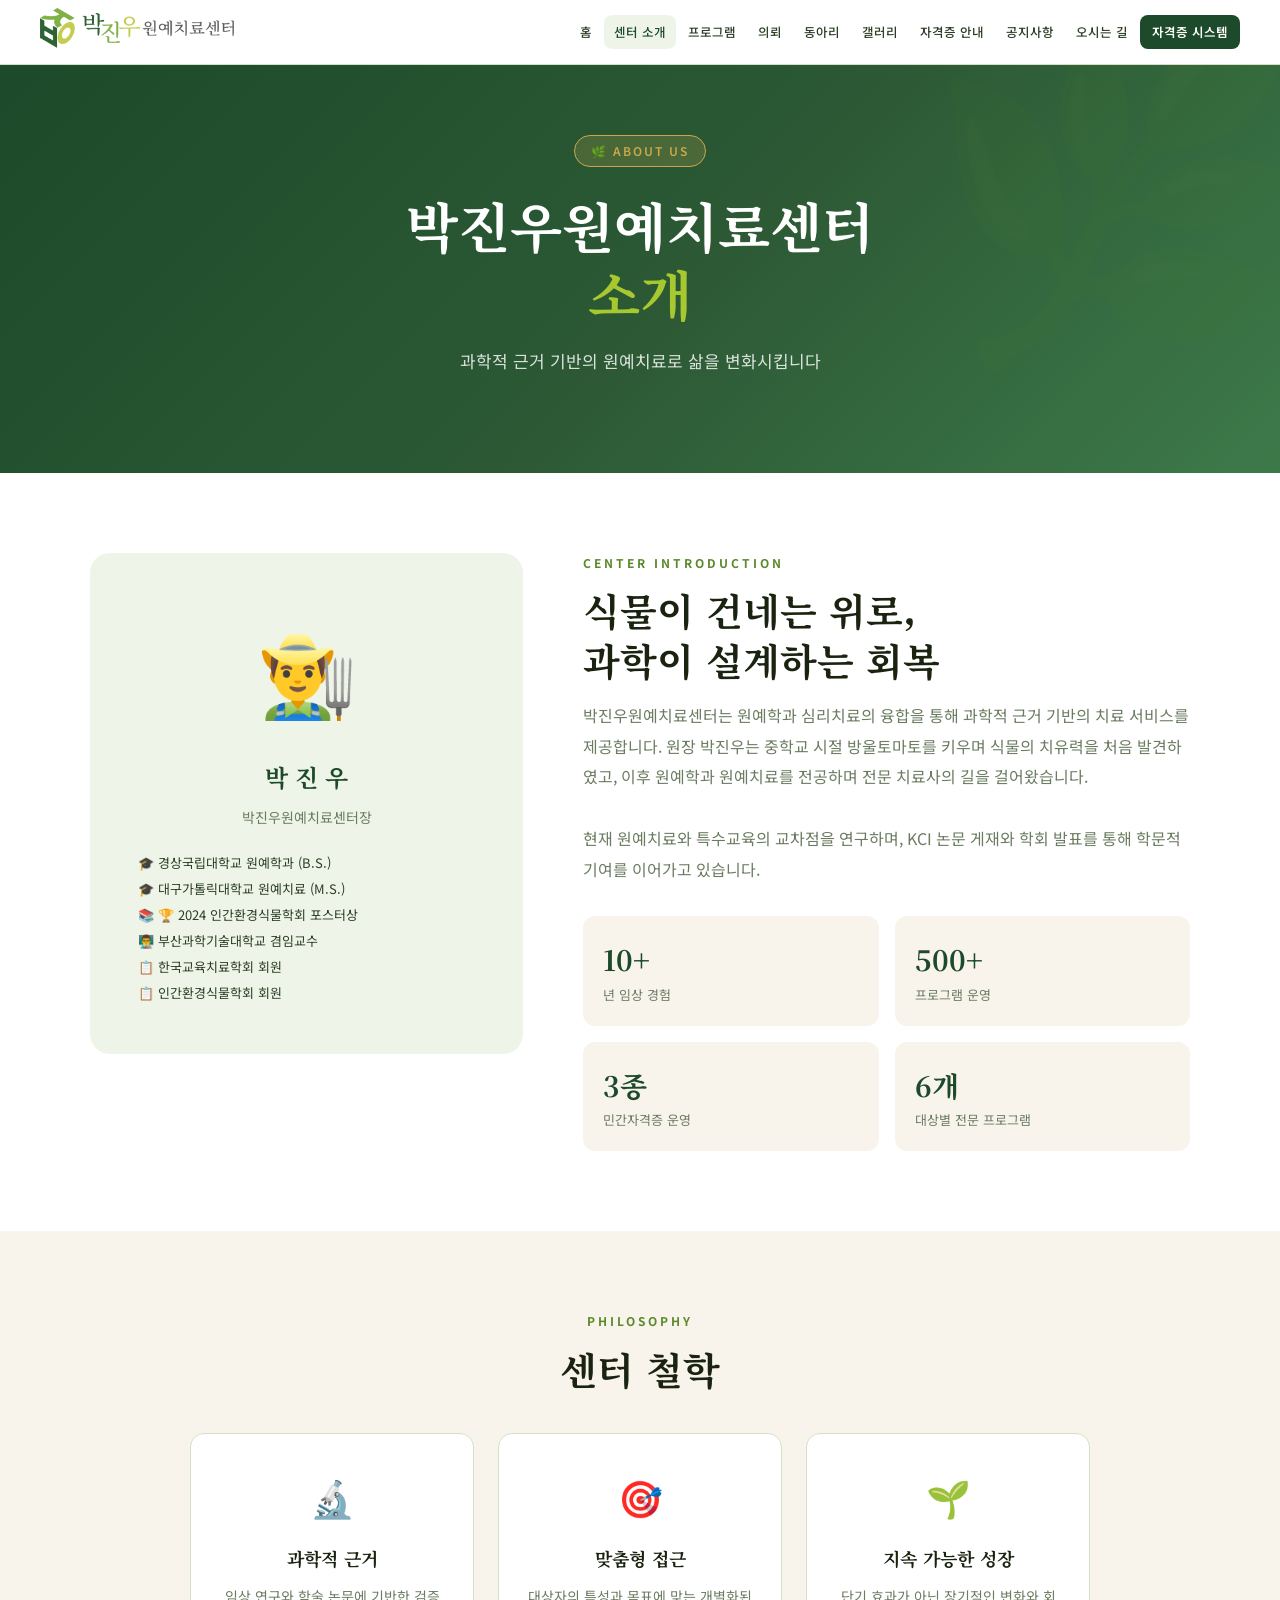
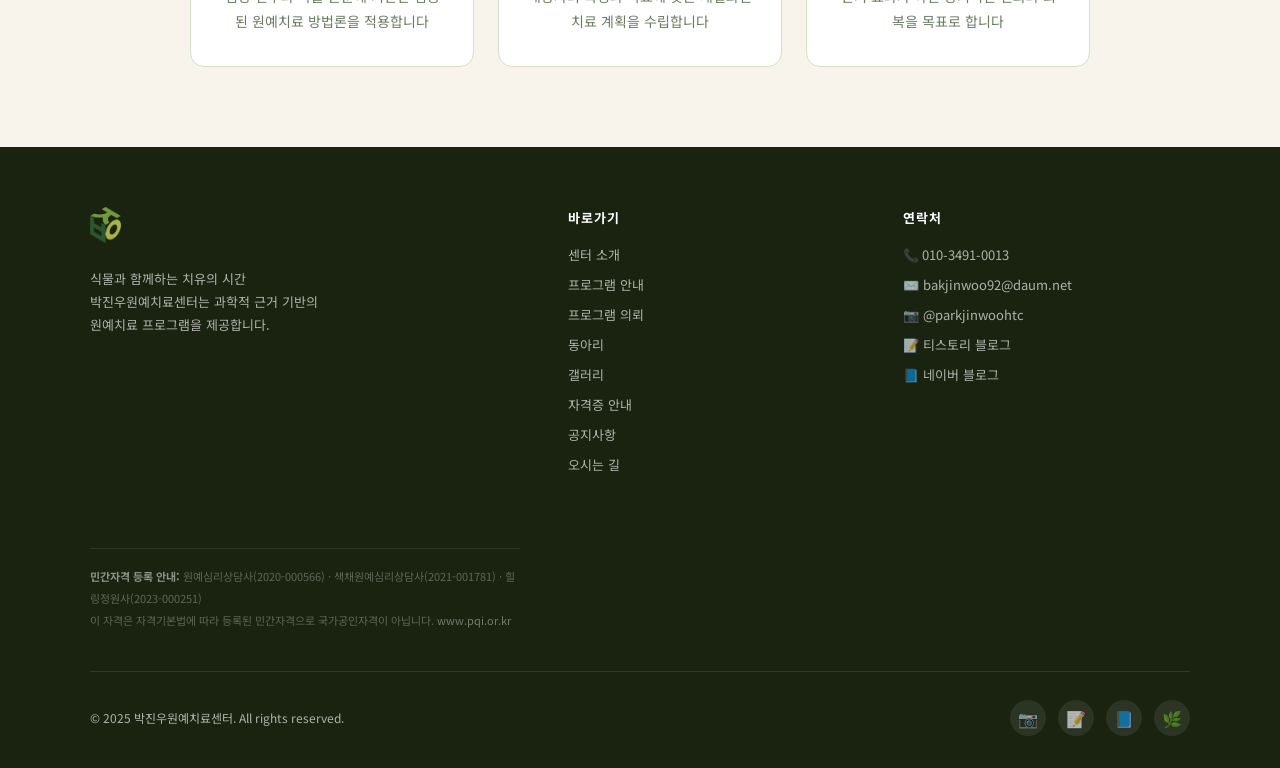
<file: about.html>
<!DOCTYPE html>
<html lang="ko">
<head>
  <meta charset="UTF-8">
  <meta name="viewport" content="width=device-width, initial-scale=1.0">
  <title>센터 소개 | 박진우원예치료센터</title>
  <link rel="stylesheet" href="common.css">
</head>
<body>
<header class="site-header">
  <div class="header-inner">
    <a href="index.html" class="header-logo">
      <img src="[data-uri]" alt="박진우원예치료센터">
    </a>
    <nav class="site-nav" id="site-nav">
      <a href="index.html">홈</a>
      <a href="about.html" class="active">센터 소개</a>
      <a href="program.html">프로그램</a>
      <a href="request.html">의뢰</a>
      <a href="club.html">동아리</a>
      <a href="gallery.html">갤러리</a>
      <a href="cert.html">자격증 안내</a>
      <a href="notice.html">공지사항</a>
      <a href="location.html">오시는 길</a>
      <a href="https://bakjinwoo920522-beep.github.io/bjw-cert/apply.html" target="_blank" class="nav-cta">자격증 시스템</a>
    </nav>
    <button class="nav-toggle" id="nav-toggle" aria-label="메뉴">
      <span></span><span></span><span></span>
    </button>
  </div>
</header>

<section class="hero" style="padding:70px 32px 60px">
  <div class="hero-badge">🌿 ABOUT US</div>
  <h1>박진우원예치료센터<br><em>소개</em></h1>
  <p>과학적 근거 기반의 원예치료로 삶을 변화시킵니다</p>
</section>

<section class="section">
  <div class="section-inner" style="display:grid;grid-template-columns:1fr 1.4fr;gap:60px;align-items:start">
    <div style="background:var(--light);border-radius:20px;padding:48px;text-align:center;position:sticky;top:100px">
      <div style="font-size:80px;margin-bottom:20px">👨‍🌾</div>
      <h2 style="font-family:var(--serif);font-size:24px;color:var(--dkgrn);margin-bottom:8px">박 진 우</h2>
      <p style="color:var(--muted);font-size:14px;margin-bottom:20px">박진우원예치료센터장</p>
      <div style="text-align:left">
        <div style="font-size:13px;color:var(--text);line-height:2">
          🎓 경상국립대학교 원예학과 (B.S.)<br>
          🎓 대구가톨릭대학교 원예치료 (M.S.)<br>
          📚 
          🏆 2024 인간환경식물학회 포스터상<br>
          👨‍🏫 부산과학기술대학교 겸임교수<br>
          📋 한국교육치료학회 회원<br>
          📋 인간환경식물학회 회원
        </div>
      </div>
    </div>
    <div>
      <div class="section-label">Center Introduction</div>
      <h2 class="section-title">식물이 건네는 위로,<br>과학이 설계하는 회복</h2>
      <p style="color:var(--muted);line-height:1.9;margin-bottom:32px">
        박진우원예치료센터는 원예학과 심리치료의 융합을 통해 과학적 근거 기반의 치료 서비스를 제공합니다.
        원장 박진우는 중학교 시절 방울토마토를 키우며 식물의 치유력을 처음 발견하였고,
        이후 원예학과 원예치료를 전공하며 전문 치료사의 길을 걸어왔습니다.
      </p>
      <p style="color:var(--muted);line-height:1.9;margin-bottom:32px">
        현재 원예치료와 특수교육의 교차점을 연구하며,
        KCI 논문 게재와 학회 발표를 통해 학문적 기여를 이어가고 있습니다.
      </p>
      <div style="display:grid;grid-template-columns:1fr 1fr;gap:16px;margin-top:32px">
        <div style="background:var(--cream);border-radius:12px;padding:20px">
          <div style="font-size:28px;font-weight:700;color:var(--dkgrn);font-family:var(--serif)">10+</div>
          <div style="font-size:13px;color:var(--muted)">년 임상 경험</div>
        </div>
        <div style="background:var(--cream);border-radius:12px;padding:20px">
          <div style="font-size:28px;font-weight:700;color:var(--dkgrn);font-family:var(--serif)">500+</div>
          <div style="font-size:13px;color:var(--muted)">프로그램 운영</div>
        </div>
        <div style="background:var(--cream);border-radius:12px;padding:20px">
          <div style="font-size:28px;font-weight:700;color:var(--dkgrn);font-family:var(--serif)">3종</div>
          <div style="font-size:13px;color:var(--muted)">민간자격증 운영</div>
        </div>
        <div style="background:var(--cream);border-radius:12px;padding:20px">
          <div style="font-size:28px;font-weight:700;color:var(--dkgrn);font-family:var(--serif)">6개</div>
          <div style="font-size:13px;color:var(--muted)">대상별 전문 프로그램</div>
        </div>
      </div>
    </div>
  </div>
</section>

<section class="section bg-cream">
  <div class="section-inner text-center">
    <div class="section-label">Philosophy</div>
    <h2 class="section-title">센터 철학</h2>
    <div class="card-grid" style="max-width:900px;margin:40px auto 0;grid-template-columns:repeat(3,1fr)">
      <div class="card text-center"><div class="card-icon">🔬</div><h3>과학적 근거</h3><p>임상 연구와 학술 논문에 기반한 검증된 원예치료 방법론을 적용합니다</p></div>
      <div class="card text-center"><div class="card-icon">🎯</div><h3>맞춤형 접근</h3><p>대상자의 특성과 목표에 맞는 개별화된 치료 계획을 수립합니다</p></div>
      <div class="card text-center"><div class="card-icon">🌱</div><h3>지속 가능한 성장</h3><p>단기 효과가 아닌 장기적인 변화와 회복을 목표로 합니다</p></div>
    </div>
  </div>
</section>

<footer class="site-footer">
  <div class="footer-inner">
    <div>
      <div class="footer-logo">
        <img src="[data-uri]" alt="박진우원예치료센터">
      </div>
      <p class="footer-desc">
        식물과 함께하는 치유의 시간<br>
        박진우원예치료센터는 과학적 근거 기반의<br>
        원예치료 프로그램을 제공합니다.
      </p>
    </div>
    <div class="footer-col">
      <h4>바로가기</h4>
      <a href="about.html">센터 소개</a>
      <a href="program.html">프로그램 안내</a>
      <a href="request.html">프로그램 의뢰</a>
      <a href="club.html">동아리</a>
      <a href="gallery.html">갤러리</a>
      <a href="cert.html">자격증 안내</a>
      <a href="notice.html">공지사항</a>
      <a href="location.html">오시는 길</a>
    </div>
    <div class="footer-col">
      <h4>연락처</h4>
      <a href="tel:01034910013">📞 010-3491-0013</a>
      <a href="mailto:bakjinwoo92@daum.net">✉️ bakjinwoo92@daum.net</a>
      <a href="https://www.instagram.com/parkjinwoohtc" target="_blank">📷 @parkjinwoohtc</a>
      <a href="https://www.jinwoostory.com" target="_blank">📝 티스토리 블로그</a>
      <a href="https://blog.naver.com/myw111" target="_blank">📘 네이버 블로그</a>
    </div>
  <div style="border-top:1px solid rgba(255,255,255,0.08);padding-top:16px;margin-top:16px;font-size:11px;color:rgba(255,255,255,0.3);line-height:2">
      <strong style="color:rgba(255,255,255,0.5)">민간자격 등록 안내:</strong>
      원예심리상담사(2020-000566) · 색채원예심리상담사(2021-001781) · 힐링정원사(2023-000251)<br>
      이 자격은 자격기본법에 따라 등록된 민간자격으로 국가공인자격이 아닙니다.
      <a href="https://www.pqi.or.kr" target="_blank" style="color:rgba(255,255,255,0.4)">www.pqi.or.kr</a>
    </div>
  </div>
  <div class="footer-bottom">
    <span>© 2025 박진우원예치료센터. All rights reserved.</span>
    <div class="footer-sns">
      <a href="https://www.instagram.com/parkjinwoohtc" target="_blank" title="인스타그램">📷</a>
      <a href="https://www.jinwoostory.com" target="_blank" title="티스토리">📝</a>
      <a href="https://blog.naver.com/myw111" target="_blank" title="네이버블로그">📘</a>
      <a href="https://bakjinwoo920522-beep.github.io/bjw-cert/apply.html" target="_blank" title="자격증시스템">🌿</a>
    </div>
  </div>
</footer>

<script>
  const toggle = document.getElementById('nav-toggle');
  const nav    = document.getElementById('site-nav');
  if (toggle) toggle.addEventListener('click', () => nav.classList.toggle('open'));
  // 현재 페이지 active
  const links = document.querySelectorAll('.site-nav a:not(.nav-cta)');
  links.forEach(a => { if (a.href === location.href) a.classList.add('active'); });
</script>

</body>

</body>
</html>
</file>
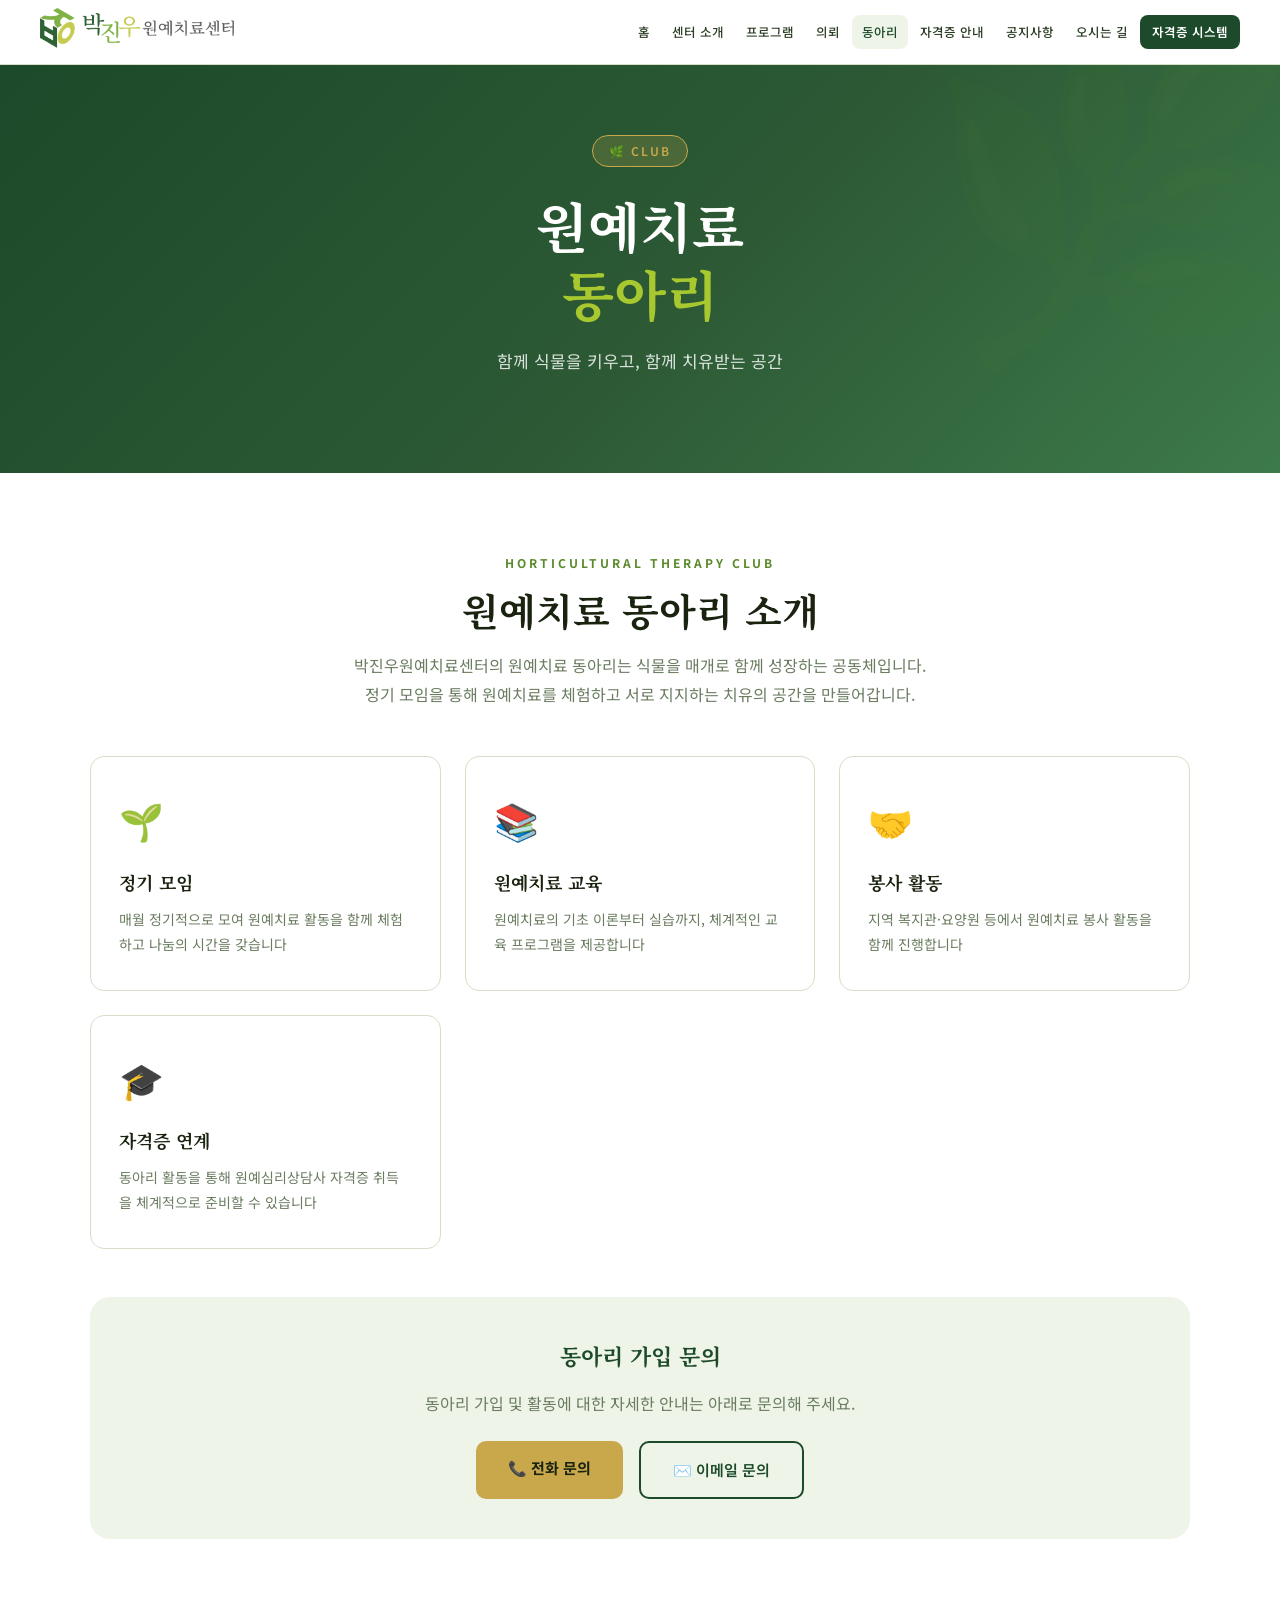
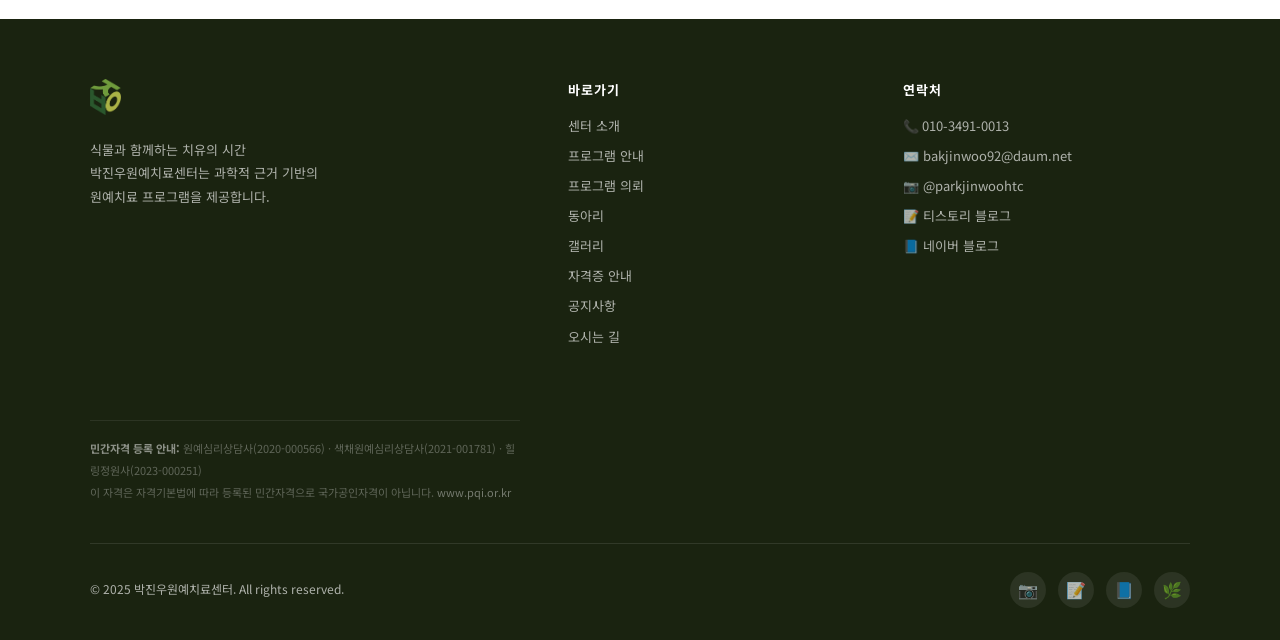
<file: club.html>
<!DOCTYPE html>
<html lang="ko">
<head>
  <meta charset="UTF-8">
  <meta name="viewport" content="width=device-width, initial-scale=1.0">
  <title>동아리 | 박진우원예치료센터</title>
  <link rel="stylesheet" href="common.css">
</head>
<body>
<header class="site-header">
  <div class="header-inner">
    <a href="index.html" class="header-logo">
      <img src="[data-uri]" alt="박진우원예치료센터">
    </a>
    <nav class="site-nav" id="site-nav">
      <a href="index.html">홈</a>
      <a href="about.html">센터 소개</a>
      <a href="program.html">프로그램</a>
      <a href="request.html">의뢰</a>
      <a href="club.html" class="active">동아리</a>
      <a href="cert.html">자격증 안내</a>
      <a href="notice.html">공지사항</a>
      <a href="location.html">오시는 길</a>
      <a href="https://bakjinwoo920522-beep.github.io/bjw-cert/apply.html" target="_blank" class="nav-cta">자격증 시스템</a>
    </nav>
    <button class="nav-toggle" id="nav-toggle" aria-label="메뉴">
      <span></span><span></span><span></span>
    </button>
  </div>
</header>

<section class="hero" style="padding:70px 32px 60px">
  <div class="hero-badge">🌿 CLUB</div>
  <h1>원예치료<br><em>동아리</em></h1>
  <p>함께 식물을 키우고, 함께 치유받는 공간</p>
</section>

<section class="section">
  <div class="section-inner">
    <div class="section-header text-center">
      <div class="section-label">Horticultural Therapy Club</div>
      <h2 class="section-title">원예치료 동아리 소개</h2>
      <p class="section-desc" style="margin:0 auto">
        박진우원예치료센터의 원예치료 동아리는 식물을 매개로 함께 성장하는 공동체입니다.<br>
        정기 모임을 통해 원예치료를 체험하고 서로 지지하는 치유의 공간을 만들어갑니다.
      </p>
    </div>
    <div class="card-grid">
      <div class="card"><div class="card-icon">🌱</div><h3>정기 모임</h3><p>매월 정기적으로 모여 원예치료 활동을 함께 체험하고 나눔의 시간을 갖습니다</p></div>
      <div class="card"><div class="card-icon">📚</div><h3>원예치료 교육</h3><p>원예치료의 기초 이론부터 실습까지, 체계적인 교육 프로그램을 제공합니다</p></div>
      <div class="card"><div class="card-icon">🤝</div><h3>봉사 활동</h3><p>지역 복지관·요양원 등에서 원예치료 봉사 활동을 함께 진행합니다</p></div>
      <div class="card"><div class="card-icon">🎓</div><h3>자격증 연계</h3><p>동아리 활동을 통해 원예심리상담사 자격증 취득을 체계적으로 준비할 수 있습니다</p></div>
    </div>

    <div style="background:var(--light);border-radius:20px;padding:40px;margin-top:48px;text-align:center">
      <h3 style="font-family:var(--serif);font-size:22px;color:var(--dkgrn);margin-bottom:16px">동아리 가입 문의</h3>
      <p style="color:var(--muted);margin-bottom:24px">동아리 가입 및 활동에 대한 자세한 안내는 아래로 문의해 주세요.</p>
      <div style="display:flex;gap:16px;justify-content:center;flex-wrap:wrap">
        <a href="tel:01034910013" class="btn-primary">📞 전화 문의</a>
        <a href="mailto:bakjinwoo92@daum.net" class="btn-outline" style="color:var(--dkgrn);border-color:var(--dkgrn)">✉️ 이메일 문의</a>
      </div>
    </div>
  </div>
</section>

<footer class="site-footer">
  <div class="footer-inner">
    <div>
      <div class="footer-logo">
        <img src="[data-uri]" alt="박진우원예치료센터">
      </div>
      <p class="footer-desc">
        식물과 함께하는 치유의 시간<br>
        박진우원예치료센터는 과학적 근거 기반의<br>
        원예치료 프로그램을 제공합니다.
      </p>
    </div>
    <div class="footer-col">
      <h4>바로가기</h4>
      <a href="about.html">센터 소개</a>
      <a href="program.html">프로그램 안내</a>
      <a href="request.html">프로그램 의뢰</a>
      <a href="club.html">동아리</a>
      <a href="gallery.html">갤러리</a>
      <a href="cert.html">자격증 안내</a>
      <a href="notice.html">공지사항</a>
      <a href="location.html">오시는 길</a>
    </div>
    <div class="footer-col">
      <h4>연락처</h4>
      <a href="tel:01034910013">📞 010-3491-0013</a>
      <a href="mailto:bakjinwoo92@daum.net">✉️ bakjinwoo92@daum.net</a>
      <a href="https://www.instagram.com/parkjinwoohtc" target="_blank">📷 @parkjinwoohtc</a>
      <a href="https://www.jinwoostory.com" target="_blank">📝 티스토리 블로그</a>
      <a href="https://blog.naver.com/myw111" target="_blank">📘 네이버 블로그</a>
    </div>
  <div style="border-top:1px solid rgba(255,255,255,0.08);padding-top:16px;margin-top:16px;font-size:11px;color:rgba(255,255,255,0.3);line-height:2">
      <strong style="color:rgba(255,255,255,0.5)">민간자격 등록 안내:</strong>
      원예심리상담사(2020-000566) · 색채원예심리상담사(2021-001781) · 힐링정원사(2023-000251)<br>
      이 자격은 자격기본법에 따라 등록된 민간자격으로 국가공인자격이 아닙니다.
      <a href="https://www.pqi.or.kr" target="_blank" style="color:rgba(255,255,255,0.4)">www.pqi.or.kr</a>
    </div>
  </div>
  <div class="footer-bottom">
    <span>© 2025 박진우원예치료센터. All rights reserved.</span>
    <div class="footer-sns">
      <a href="https://www.instagram.com/parkjinwoohtc" target="_blank" title="인스타그램">📷</a>
      <a href="https://www.jinwoostory.com" target="_blank" title="티스토리">📝</a>
      <a href="https://blog.naver.com/myw111" target="_blank" title="네이버블로그">📘</a>
      <a href="https://bakjinwoo920522-beep.github.io/bjw-cert/apply.html" target="_blank" title="자격증시스템">🌿</a>
    </div>
  </div>
</footer>

<script>
  const toggle = document.getElementById('nav-toggle');
  const nav    = document.getElementById('site-nav');
  if (toggle) toggle.addEventListener('click', () => nav.classList.toggle('open'));
  // 현재 페이지 active
  const links = document.querySelectorAll('.site-nav a:not(.nav-cta)');
  links.forEach(a => { if (a.href === location.href) a.classList.add('active'); });
</script>

</body>

</body>
</html>
</file>
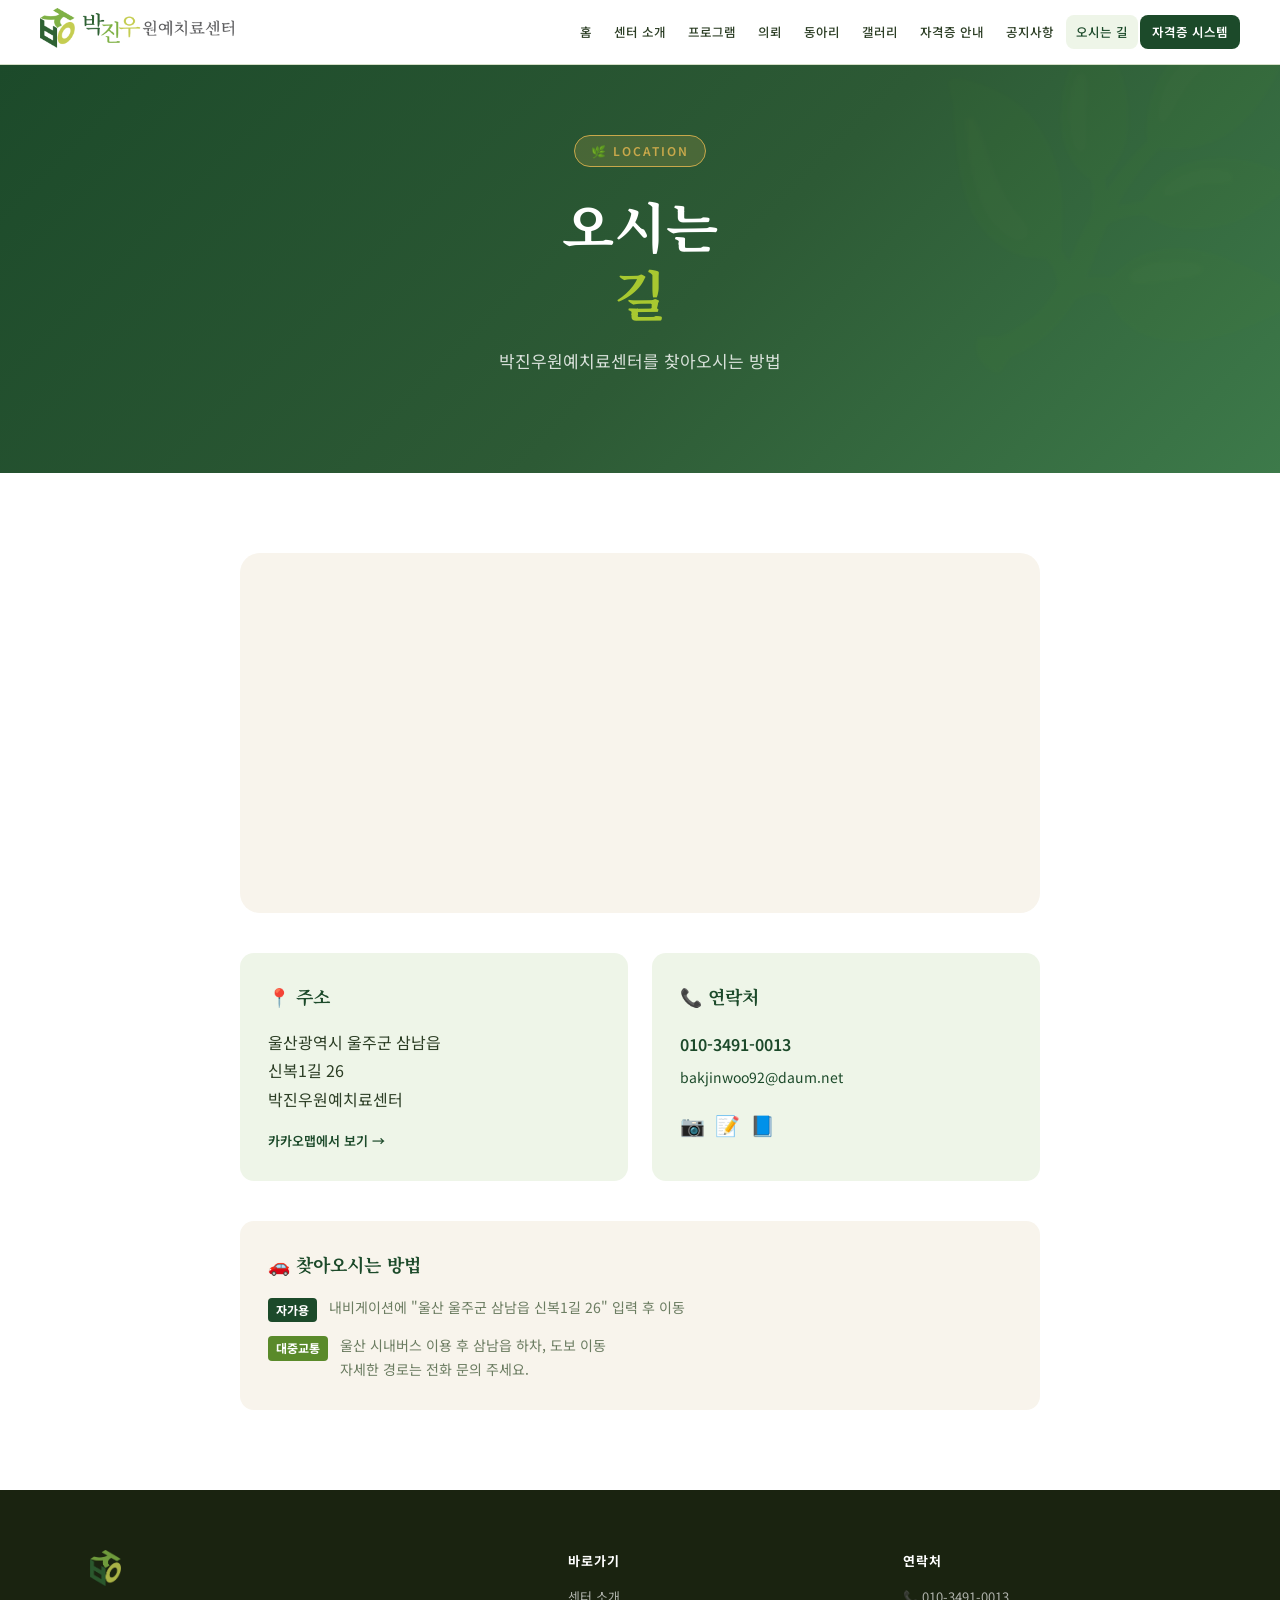
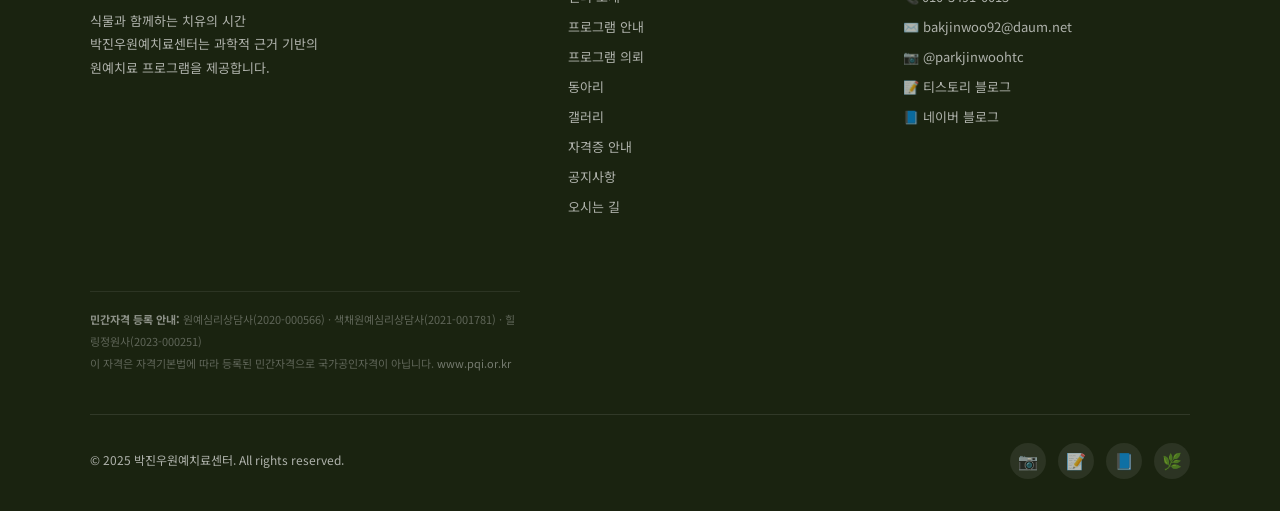
<file: location.html>
<!DOCTYPE html>
<html lang="ko">
<head>
  <meta charset="UTF-8">
  <meta name="viewport" content="width=device-width, initial-scale=1.0">
  <title>오시는 길 | 박진우원예치료센터</title>
  <link rel="stylesheet" href="common.css">
</head>
<body>
<header class="site-header">
  <div class="header-inner">
    <a href="index.html" class="header-logo">
      <img src="[data-uri]" alt="박진우원예치료센터">
    </a>
    <nav class="site-nav" id="site-nav">
      <a href="index.html">홈</a>
      <a href="about.html">센터 소개</a>
      <a href="program.html">프로그램</a>
      <a href="request.html">의뢰</a>
      <a href="club.html">동아리</a>
      <a href="gallery.html">갤러리</a>
      <a href="cert.html">자격증 안내</a>
      <a href="notice.html">공지사항</a>
      <a href="location.html" class="active">오시는 길</a>
      <a href="https://bakjinwoo920522-beep.github.io/bjw-cert/apply.html" target="_blank" class="nav-cta">자격증 시스템</a>
    </nav>
    <button class="nav-toggle" id="nav-toggle" aria-label="메뉴">
      <span></span><span></span><span></span>
    </button>
  </div>
</header>

<section class="hero" style="padding:70px 32px 60px">
  <div class="hero-badge">🌿 LOCATION</div>
  <h1>오시는<br><em>길</em></h1>
  <p>박진우원예치료센터를 찾아오시는 방법</p>
</section>

<section class="section">
  <div class="section-inner" style="max-width:800px;margin:0 auto">

    <!-- 지도 -->
    <div style="background:var(--cream);border-radius:20px;overflow:hidden;margin-bottom:40px;height:360px;display:flex;align-items:center;justify-content:center">
      <iframe
        src="https://map.kakao.com/?q=울산+울주군+삼남읍+신복1길+26&output=overlay&map_type=TYPE_MAP&zoom=4"
        width="100%" height="360" style="border:none;display:block"
        title="박진우원예치료센터 위치">
      </iframe>
    </div>

    <div style="display:grid;grid-template-columns:1fr 1fr;gap:24px;margin-bottom:40px">
      <div style="background:var(--light);border-radius:14px;padding:28px">
        <h3 style="font-family:var(--serif);font-size:18px;color:var(--dkgrn);margin-bottom:16px">📍 주소</h3>
        <p style="color:var(--text);line-height:1.8">
          울산광역시 울주군 삼남읍<br>신복1길 26<br>박진우원예치료센터
        </p>
        <a href="https://map.kakao.com/?q=울산+울주군+삼남읍+신복1길+26"
           target="_blank"
           style="display:inline-block;margin-top:16px;color:var(--dkgrn);font-size:13px;font-weight:600">
          카카오맵에서 보기 →
        </a>
      </div>
      <div style="background:var(--light);border-radius:14px;padding:28px">
        <h3 style="font-family:var(--serif);font-size:18px;color:var(--dkgrn);margin-bottom:16px">📞 연락처</h3>
        <p style="color:var(--text);line-height:2">
          <a href="tel:01034910013" style="color:var(--dkgrn);font-weight:600">010-3491-0013</a><br>
          <a href="mailto:bakjinwoo92@daum.net" style="color:var(--dkgrn);font-size:14px">bakjinwoo92@daum.net</a>
        </p>
        <div style="margin-top:16px;display:flex;gap:10px">
          <a href="https://www.instagram.com/parkjinwoohtc" target="_blank" style="font-size:20px">📷</a>
          <a href="https://www.jinwoostory.com" target="_blank" style="font-size:20px">📝</a>
          <a href="https://blog.naver.com/myw111" target="_blank" style="font-size:20px">📘</a>
        </div>
      </div>
    </div>

    <div style="background:var(--cream);border-radius:14px;padding:28px">
      <h3 style="font-family:var(--serif);font-size:18px;color:var(--dkgrn);margin-bottom:16px">🚗 찾아오시는 방법</h3>
      <div style="display:flex;flex-direction:column;gap:12px">
        <div style="display:flex;gap:12px;align-items:start">
          <span style="background:var(--dkgrn);color:#fff;font-size:12px;font-weight:700;padding:2px 8px;border-radius:4px;flex-shrink:0;margin-top:2px">자가용</span>
          <p style="color:var(--muted);font-size:14px;line-height:1.7">내비게이션에 "울산 울주군 삼남읍 신복1길 26" 입력 후 이동</p>
        </div>
        <div style="display:flex;gap:12px;align-items:start">
          <span style="background:var(--sage);color:#fff;font-size:12px;font-weight:700;padding:2px 8px;border-radius:4px;flex-shrink:0;margin-top:2px">대중교통</span>
          <p style="color:var(--muted);font-size:14px;line-height:1.7">울산 시내버스 이용 후 삼남읍 하차, 도보 이동<br>자세한 경로는 전화 문의 주세요.</p>
        </div>
      </div>
    </div>
  </div>
</section>

<footer class="site-footer">
  <div class="footer-inner">
    <div>
      <div class="footer-logo">
        <img src="[data-uri]" alt="박진우원예치료센터">
      </div>
      <p class="footer-desc">
        식물과 함께하는 치유의 시간<br>
        박진우원예치료센터는 과학적 근거 기반의<br>
        원예치료 프로그램을 제공합니다.
      </p>
    </div>
    <div class="footer-col">
      <h4>바로가기</h4>
      <a href="about.html">센터 소개</a>
      <a href="program.html">프로그램 안내</a>
      <a href="request.html">프로그램 의뢰</a>
      <a href="club.html">동아리</a>
      <a href="gallery.html">갤러리</a>
      <a href="cert.html">자격증 안내</a>
      <a href="notice.html">공지사항</a>
      <a href="location.html">오시는 길</a>
    </div>
    <div class="footer-col">
      <h4>연락처</h4>
      <a href="tel:01034910013">📞 010-3491-0013</a>
      <a href="mailto:bakjinwoo92@daum.net">✉️ bakjinwoo92@daum.net</a>
      <a href="https://www.instagram.com/parkjinwoohtc" target="_blank">📷 @parkjinwoohtc</a>
      <a href="https://www.jinwoostory.com" target="_blank">📝 티스토리 블로그</a>
      <a href="https://blog.naver.com/myw111" target="_blank">📘 네이버 블로그</a>
    </div>
  <div style="border-top:1px solid rgba(255,255,255,0.08);padding-top:16px;margin-top:16px;font-size:11px;color:rgba(255,255,255,0.3);line-height:2">
      <strong style="color:rgba(255,255,255,0.5)">민간자격 등록 안내:</strong>
      원예심리상담사(2020-000566) · 색채원예심리상담사(2021-001781) · 힐링정원사(2023-000251)<br>
      이 자격은 자격기본법에 따라 등록된 민간자격으로 국가공인자격이 아닙니다.
      <a href="https://www.pqi.or.kr" target="_blank" style="color:rgba(255,255,255,0.4)">www.pqi.or.kr</a>
    </div>
  </div>
  <div class="footer-bottom">
    <span>© 2025 박진우원예치료센터. All rights reserved.</span>
    <div class="footer-sns">
      <a href="https://www.instagram.com/parkjinwoohtc" target="_blank" title="인스타그램">📷</a>
      <a href="https://www.jinwoostory.com" target="_blank" title="티스토리">📝</a>
      <a href="https://blog.naver.com/myw111" target="_blank" title="네이버블로그">📘</a>
      <a href="https://bakjinwoo920522-beep.github.io/bjw-cert/apply.html" target="_blank" title="자격증시스템">🌿</a>
    </div>
  </div>
</footer>

<script>
  const toggle = document.getElementById('nav-toggle');
  const nav    = document.getElementById('site-nav');
  if (toggle) toggle.addEventListener('click', () => nav.classList.toggle('open'));
  // 현재 페이지 active
  const links = document.querySelectorAll('.site-nav a:not(.nav-cta)');
  links.forEach(a => { if (a.href === location.href) a.classList.add('active'); });
</script>

</body>

</body>
</html>
</file>
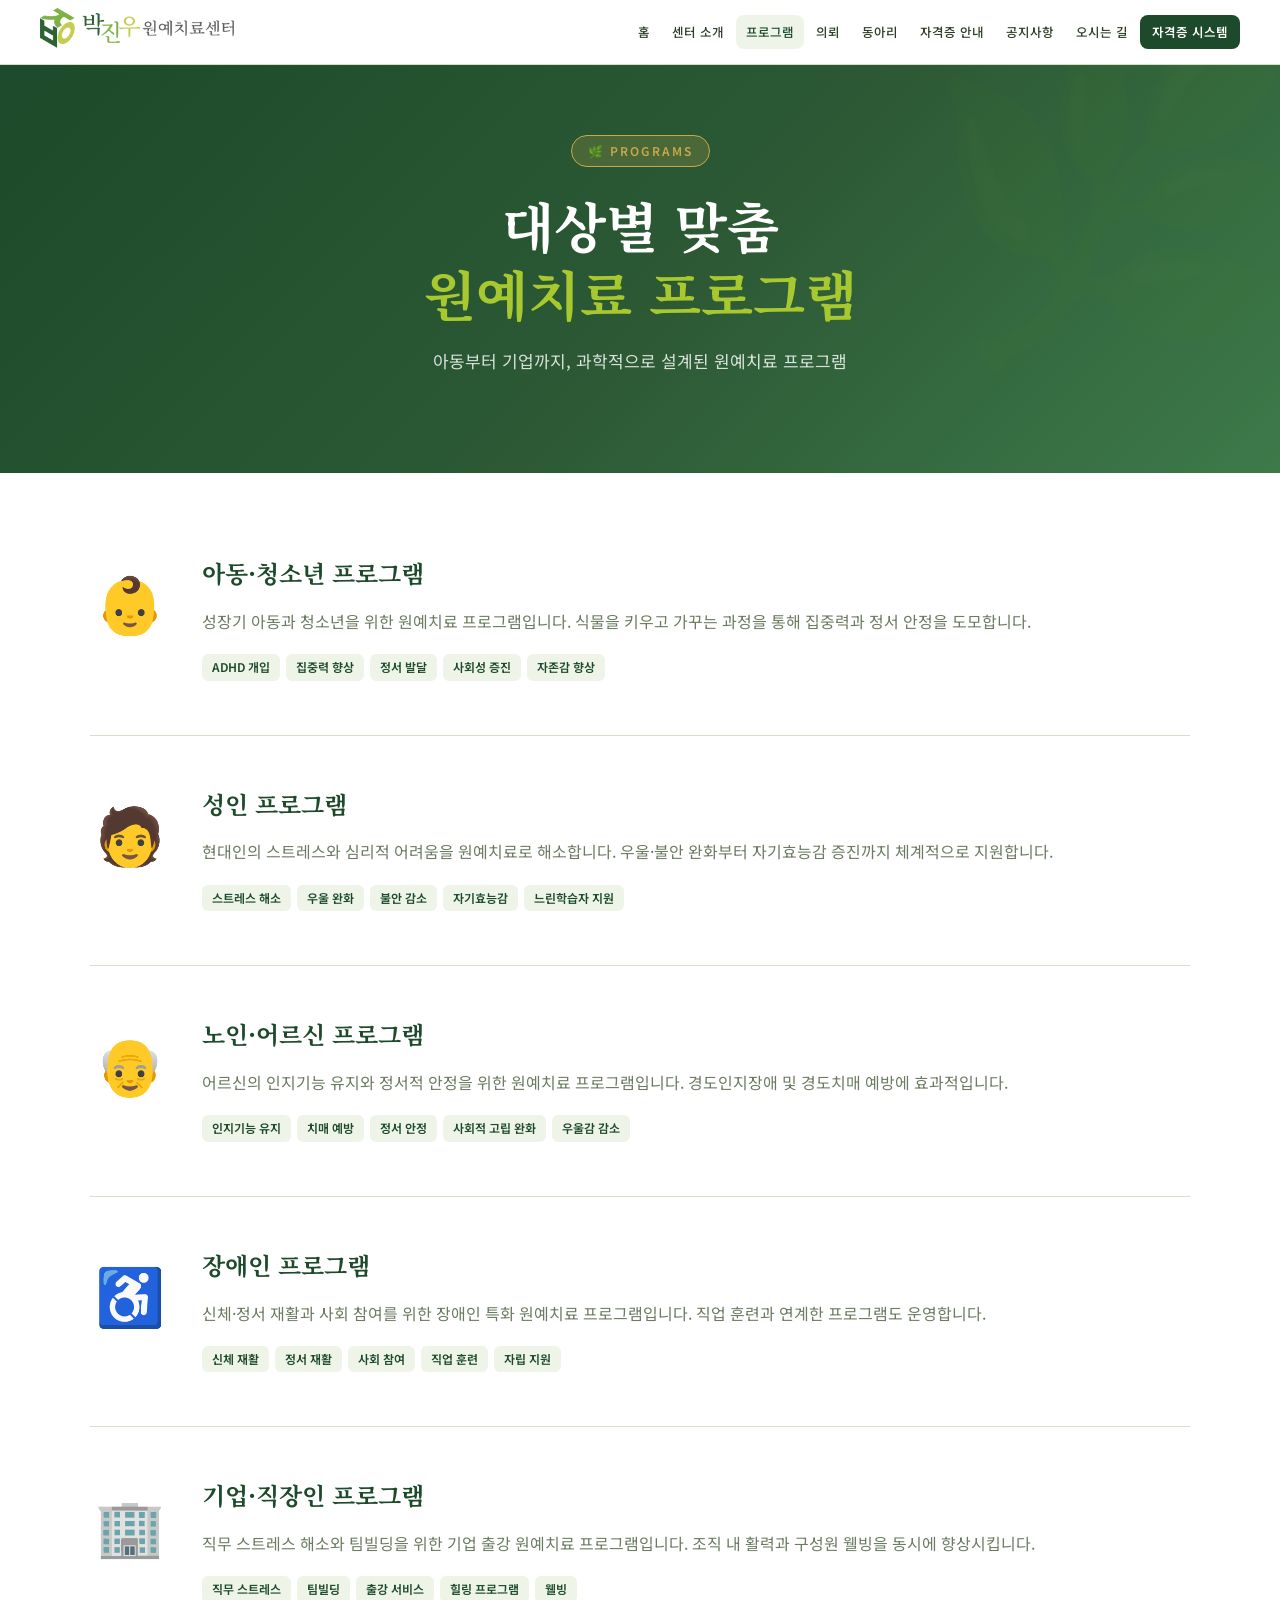
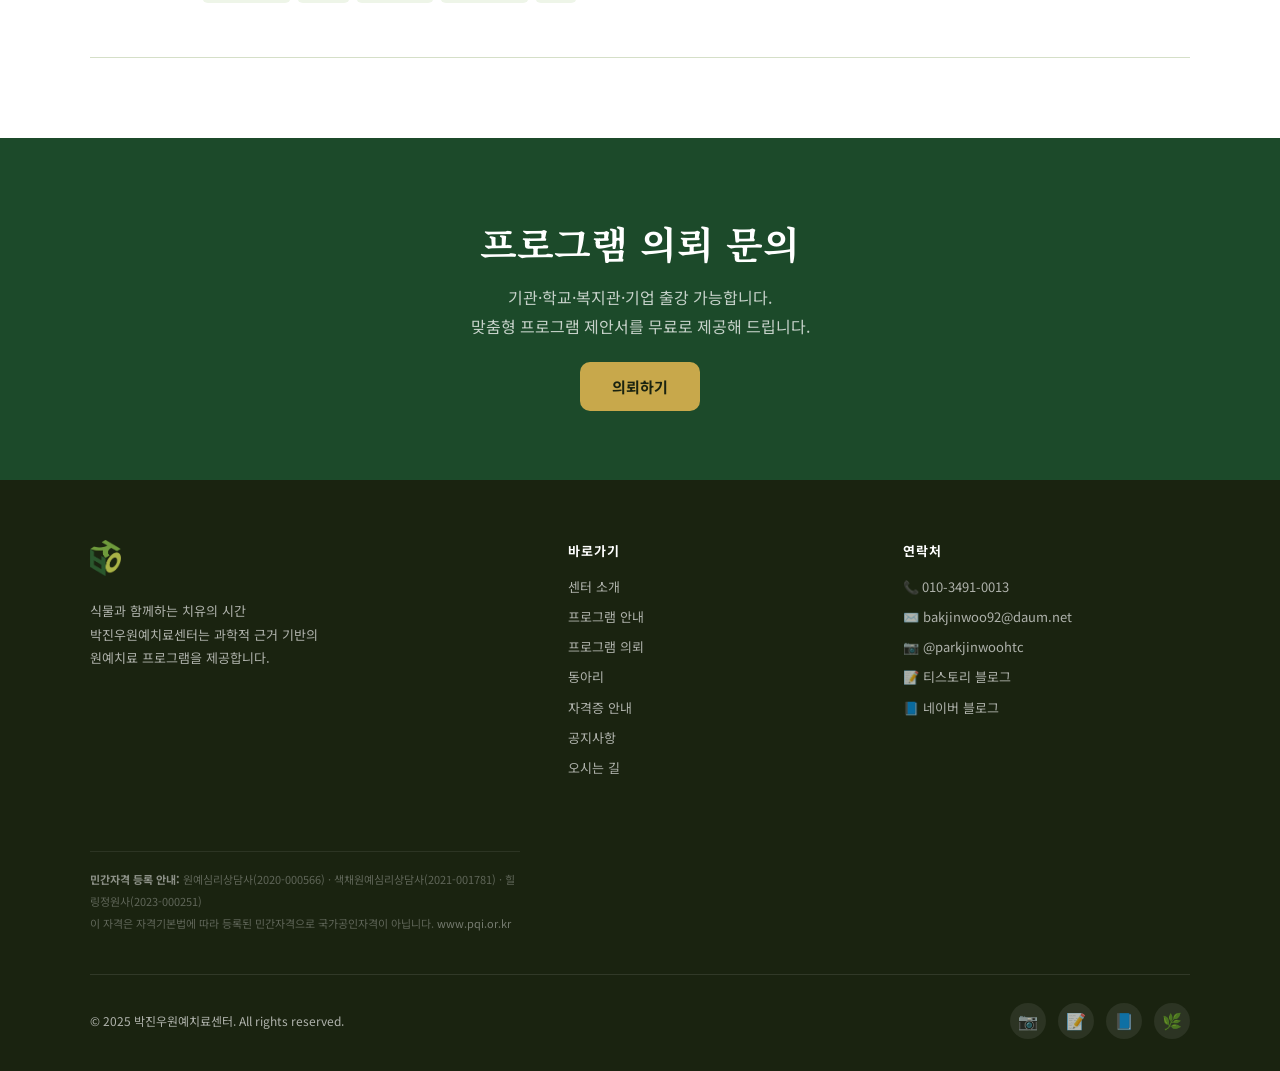
<file: program.html>
<!DOCTYPE html>
<html lang="ko">
<head>
  <meta charset="UTF-8">
  <meta name="viewport" content="width=device-width, initial-scale=1.0">
  <title>프로그램 안내 | 박진우원예치료센터</title>
  <link rel="stylesheet" href="common.css">
</head>
<body>
<header class="site-header">
  <div class="header-inner">
    <a href="index.html" class="header-logo">
      <img src="[data-uri]" alt="박진우원예치료센터">
    </a>
    <nav class="site-nav" id="site-nav">
      <a href="index.html">홈</a>
      <a href="about.html">센터 소개</a>
      <a href="program.html" class="active">프로그램</a>
      <a href="request.html">의뢰</a>
      <a href="club.html">동아리</a>
      <a href="cert.html">자격증 안내</a>
      <a href="notice.html">공지사항</a>
      <a href="location.html">오시는 길</a>
      <a href="https://bakjinwoo920522-beep.github.io/bjw-cert/apply.html" target="_blank" class="nav-cta">자격증 시스템</a>
    </nav>
    <button class="nav-toggle" id="nav-toggle" aria-label="메뉴">
      <span></span><span></span><span></span>
    </button>
  </div>
</header>

<section class="hero" style="padding:70px 32px 60px">
  <div class="hero-badge">🌿 PROGRAMS</div>
  <h1>대상별 맞춤<br><em>원예치료 프로그램</em></h1>
  <p>아동부터 기업까지, 과학적으로 설계된 원예치료 프로그램</p>
</section>

<section class="section">
  <div class="section-inner">
    <div style="display:flex;flex-direction:column;gap:48px">

      <div style="display:grid;grid-template-columns:80px 1fr;gap:32px;align-items:start;padding-bottom:48px;border-bottom:1px solid var(--border)">
        <div style="font-size:56px;text-align:center">👶</div>
        <div>
          <h2 style="font-family:var(--serif);font-size:24px;color:var(--dkgrn);margin-bottom:12px">아동·청소년 프로그램</h2>
          <p style="color:var(--muted);line-height:1.9;margin-bottom:16px">성장기 아동과 청소년을 위한 원예치료 프로그램입니다. 식물을 키우고 가꾸는 과정을 통해 집중력과 정서 안정을 도모합니다.</p>
          <div><span class="tag">ADHD 개입</span><span class="tag">집중력 향상</span><span class="tag">정서 발달</span><span class="tag">사회성 증진</span><span class="tag">자존감 향상</span></div>
        </div>
      </div>

      <div style="display:grid;grid-template-columns:80px 1fr;gap:32px;align-items:start;padding-bottom:48px;border-bottom:1px solid var(--border)">
        <div style="font-size:56px;text-align:center">🧑</div>
        <div>
          <h2 style="font-family:var(--serif);font-size:24px;color:var(--dkgrn);margin-bottom:12px">성인 프로그램</h2>
          <p style="color:var(--muted);line-height:1.9;margin-bottom:16px">현대인의 스트레스와 심리적 어려움을 원예치료로 해소합니다. 우울·불안 완화부터 자기효능감 증진까지 체계적으로 지원합니다.</p>
          <div><span class="tag">스트레스 해소</span><span class="tag">우울 완화</span><span class="tag">불안 감소</span><span class="tag">자기효능감</span><span class="tag">느린학습자 지원</span></div>
        </div>
      </div>

      <div style="display:grid;grid-template-columns:80px 1fr;gap:32px;align-items:start;padding-bottom:48px;border-bottom:1px solid var(--border)">
        <div style="font-size:56px;text-align:center">👴</div>
        <div>
          <h2 style="font-family:var(--serif);font-size:24px;color:var(--dkgrn);margin-bottom:12px">노인·어르신 프로그램</h2>
          <p style="color:var(--muted);line-height:1.9;margin-bottom:16px">어르신의 인지기능 유지와 정서적 안정을 위한 원예치료 프로그램입니다. 경도인지장애 및 경도치매 예방에 효과적입니다.</p>
          <div><span class="tag">인지기능 유지</span><span class="tag">치매 예방</span><span class="tag">정서 안정</span><span class="tag">사회적 고립 완화</span><span class="tag">우울감 감소</span></div>
        </div>
      </div>

      <div style="display:grid;grid-template-columns:80px 1fr;gap:32px;align-items:start;padding-bottom:48px;border-bottom:1px solid var(--border)">
        <div style="font-size:56px;text-align:center">♿</div>
        <div>
          <h2 style="font-family:var(--serif);font-size:24px;color:var(--dkgrn);margin-bottom:12px">장애인 프로그램</h2>
          <p style="color:var(--muted);line-height:1.9;margin-bottom:16px">신체·정서 재활과 사회 참여를 위한 장애인 특화 원예치료 프로그램입니다. 직업 훈련과 연계한 프로그램도 운영합니다.</p>
          <div><span class="tag">신체 재활</span><span class="tag">정서 재활</span><span class="tag">사회 참여</span><span class="tag">직업 훈련</span><span class="tag">자립 지원</span></div>
        </div>
      </div>

      <div style="display:grid;grid-template-columns:80px 1fr;gap:32px;align-items:start;padding-bottom:48px;border-bottom:1px solid var(--border)">
        <div style="font-size:56px;text-align:center">🏢</div>
        <div>
          <h2 style="font-family:var(--serif);font-size:24px;color:var(--dkgrn);margin-bottom:12px">기업·직장인 프로그램</h2>
          <p style="color:var(--muted);line-height:1.9;margin-bottom:16px">직무 스트레스 해소와 팀빌딩을 위한 기업 출강 원예치료 프로그램입니다. 조직 내 활력과 구성원 웰빙을 동시에 향상시킵니다.</p>
          <div><span class="tag">직무 스트레스</span><span class="tag">팀빌딩</span><span class="tag">출강 서비스</span><span class="tag">힐링 프로그램</span><span class="tag">웰빙</span></div>
        </div>
      </div>



    </div>
  </div>
</section>

<section class="section bg-green">
  <div class="section-inner text-center">
    <h2 class="section-title">프로그램 의뢰 문의</h2>
    <p class="section-desc" style="margin:0 auto 32px">기관·학교·복지관·기업 출강 가능합니다.<br>맞춤형 프로그램 제안서를 무료로 제공해 드립니다.</p>
    <a href="request.html" class="btn-primary">의뢰하기</a>
  </div>
</section>

<footer class="site-footer">
  <div class="footer-inner">
    <div>
      <div class="footer-logo">
        <img src="[data-uri]" alt="박진우원예치료센터">
      </div>
      <p class="footer-desc">
        식물과 함께하는 치유의 시간<br>
        박진우원예치료센터는 과학적 근거 기반의<br>
        원예치료 프로그램을 제공합니다.
      </p>
    </div>
    <div class="footer-col">
      <h4>바로가기</h4>
      <a href="about.html">센터 소개</a>
      <a href="program.html">프로그램 안내</a>
      <a href="request.html">프로그램 의뢰</a>
      <a href="club.html">동아리</a>
      <a href="cert.html">자격증 안내</a>
      <a href="notice.html">공지사항</a>
      <a href="location.html">오시는 길</a>
    </div>
    <div class="footer-col">
      <h4>연락처</h4>
      <a href="tel:01034910013">📞 010-3491-0013</a>
      <a href="mailto:bakjinwoo92@daum.net">✉️ bakjinwoo92@daum.net</a>
      <a href="https://www.instagram.com/parkjinwoohtc" target="_blank">📷 @parkjinwoohtc</a>
      <a href="https://www.jinwoostory.com" target="_blank">📝 티스토리 블로그</a>
      <a href="https://blog.naver.com/myw111" target="_blank">📘 네이버 블로그</a>
    </div>
  <div style="border-top:1px solid rgba(255,255,255,0.08);padding-top:16px;margin-top:16px;font-size:11px;color:rgba(255,255,255,0.3);line-height:2">
      <strong style="color:rgba(255,255,255,0.5)">민간자격 등록 안내:</strong>
      원예심리상담사(2020-000566) · 색채원예심리상담사(2021-001781) · 힐링정원사(2023-000251)<br>
      이 자격은 자격기본법에 따라 등록된 민간자격으로 국가공인자격이 아닙니다.
      <a href="https://www.pqi.or.kr" target="_blank" style="color:rgba(255,255,255,0.4)">www.pqi.or.kr</a>
    </div>
  </div>
  <div class="footer-bottom">
    <span>© 2025 박진우원예치료센터. All rights reserved.</span>
    <div class="footer-sns">
      <a href="https://www.instagram.com/parkjinwoohtc" target="_blank" title="인스타그램">📷</a>
      <a href="https://www.jinwoostory.com" target="_blank" title="티스토리">📝</a>
      <a href="https://blog.naver.com/myw111" target="_blank" title="네이버블로그">📘</a>
      <a href="https://bakjinwoo920522-beep.github.io/bjw-cert/apply.html" target="_blank" title="자격증시스템">🌿</a>
    </div>
  </div>
</footer>

<script>
  const toggle = document.getElementById('nav-toggle');
  const nav    = document.getElementById('site-nav');
  if (toggle) toggle.addEventListener('click', () => nav.classList.toggle('open'));
  // 현재 페이지 active
  const links = document.querySelectorAll('.site-nav a:not(.nav-cta)');
  links.forEach(a => { if (a.href === location.href) a.classList.add('active'); });
</script>

</body>

</body>
</html>
</file>
<file: common.css>
@import url('https://fonts.googleapis.com/css2?family=Noto+Serif+KR:wght@300;400;500;600;700&family=Noto+Sans+KR:wght@300;400;500;600;700&display=swap');

:root {
  --dkgrn:  #1C4A2A;
  --moss:   #2D5A35;
  --sage:   #5A8A2A;
  --lime:   #A8C830;
  --gold:   #C8A84B;
  --cream:  #F8F4EC;
  --white:  #FFFFFF;
  --dark:   #1A2310;
  --text:   #2C3E25;
  --muted:  #6B7C61;
  --light:  #EEF5E8;
  --border: #D5DFC8;
  --shadow: 0 4px 24px rgba(28,74,42,0.10);
  --radius: 14px;
  --trans:  0.25s ease;
  --serif:  'Noto Serif KR', serif;
  --sans:   'Noto Sans KR', sans-serif;
  --max-w:  1100px;
}

* { box-sizing: border-box; margin: 0; padding: 0; }
html { scroll-behavior: smooth; }
body { font-family: var(--sans); color: var(--text); background: var(--white); line-height: 1.7; }
img { max-width: 100%; }
a { text-decoration: none; color: inherit; }

/* ── 헤더 */
.site-header {
  position: sticky; top: 0; z-index: 200;
  background: rgba(255,255,255,0.96);
  backdrop-filter: blur(12px);
  border-bottom: 1px solid var(--border);
  padding: 0 24px;
}
.header-inner {
  max-width: 1200px; margin: 0 auto;
  display: flex; align-items: center; justify-content: space-between;
  height: 64px;
}
.header-logo img { height: 40px; }

/* ── 네비게이션 */
.site-nav { display: flex; gap: 2px; align-items: center; flex-wrap: nowrap; overflow: hidden; }
.site-nav a { white-space: nowrap !important; }
.site-nav a {
  padding: 6px 10px; border-radius: 8px;
  font-size: 12.5px; font-weight: 500; color: var(--text);
  transition: all var(--trans);
  white-space: nowrap;
}
.site-nav a:hover, .site-nav a.active { background: var(--light); color: var(--dkgrn); }
.site-nav a.nav-cta {
  background: var(--dkgrn); color: #fff;
  padding: 6px 12px; border-radius: 8px;
  font-weight: 600; font-size: 12.5px;
  white-space: nowrap;
}
.site-nav a.nav-cta:hover { background: var(--moss); }
.nav-toggle { display: none; background: none; border: none; cursor: pointer; padding: 8px; }
.nav-toggle span {
  display: block; width: 24px; height: 2px;
  background: var(--dkgrn); margin: 5px 0; transition: all var(--trans);
}

/* ── 히어로 */
.hero {
  background: linear-gradient(135deg, var(--dkgrn) 0%, var(--moss) 55%, #3D7A4A 100%);
  color: #fff; padding: 100px 32px 90px; text-align: center; position: relative; overflow: hidden;
}
.hero::before {
  content: '🌿'; font-size: 320px; opacity: 0.04;
  position: absolute; top: -60px; right: -40px; line-height: 1;
}
.hero-badge {
  display: inline-block; background: rgba(200,168,75,0.2);
  border: 1px solid var(--gold); color: var(--gold);
  font-size: 12px; font-weight: 600; letter-spacing: 2px;
  padding: 5px 16px; border-radius: 20px; margin-bottom: 24px;
}
.hero h1 {
  font-family: var(--serif); font-size: clamp(32px,5vw,54px);
  font-weight: 700; line-height: 1.25; margin-bottom: 20px;
}
.hero h1 em { color: var(--lime); font-style: normal; }
.hero p {
  font-size: 17px; opacity: 0.82; max-width: 560px;
  margin: 0 auto 36px; line-height: 1.8;
}
.hero-btns { display: flex; gap: 14px; justify-content: center; flex-wrap: wrap; }
.btn-primary {
  background: var(--gold); color: var(--dark);
  padding: 14px 32px; border-radius: 10px;
  font-weight: 700; font-size: 15px; transition: all var(--trans);
}
.btn-primary:hover { background: #d4b055; transform: translateY(-2px); }
.btn-outline {
  border: 2px solid rgba(255,255,255,0.5); color: #fff;
  padding: 14px 32px; border-radius: 10px;
  font-weight: 600; font-size: 15px; transition: all var(--trans);
}
.btn-outline:hover { border-color: #fff; background: rgba(255,255,255,0.1); }

/* ── 섹션 공통 */
.section { padding: 80px 32px; }
.section-inner { max-width: var(--max-w); margin: 0 auto; }
.section-label {
  font-size: 12px; font-weight: 700; letter-spacing: 3px;
  color: var(--sage); text-transform: uppercase; margin-bottom: 12px;
}
.section-title {
  font-family: var(--serif); font-size: clamp(26px,3.5vw,38px);
  font-weight: 700; color: var(--dark); margin-bottom: 16px; line-height: 1.3;
}
.section-desc { font-size: 16px; color: var(--muted); max-width: 600px; line-height: 1.8; }
.section-header { margin-bottom: 48px; }
.section.bg-cream { background: var(--cream); }
.section.bg-green { background: var(--dkgrn); color: #fff; }
.section.bg-green .section-title { color: #fff; }
.section.bg-green .section-desc { color: rgba(255,255,255,0.75); }
.section.bg-green .section-label { color: var(--lime); }

/* ── 카드 */
.card-grid { display: grid; grid-template-columns: repeat(auto-fill, minmax(280px,1fr)); gap: 24px; }
.card {
  background: #fff; border-radius: var(--radius);
  border: 1px solid var(--border); padding: 32px 28px;
  transition: all var(--trans); position: relative; overflow: hidden;
}
.card::before {
  content: ''; position: absolute; top: 0; left: 0; right: 0;
  height: 3px; background: linear-gradient(90deg, var(--dkgrn), var(--sage));
  transform: scaleX(0); transform-origin: left; transition: transform var(--trans);
}
.card:hover { box-shadow: var(--shadow); transform: translateY(-4px); }
.card:hover::before { transform: scaleX(1); }
.card-icon { font-size: 36px; margin-bottom: 16px; }
.card h3 { font-family: var(--serif); font-size: 18px; font-weight: 700; color: var(--dark); margin-bottom: 10px; }
.card p { font-size: 14px; color: var(--muted); line-height: 1.8; }

/* ── 푸터 */
.site-footer {
  background: var(--dark); color: rgba(255,255,255,0.65);
  padding: 60px 32px 32px;
}
.footer-inner {
  max-width: var(--max-w); margin: 0 auto;
  display: grid; grid-template-columns: 1.5fr 1fr 1fr; gap: 48px;
  padding-bottom: 40px; border-bottom: 1px solid rgba(255,255,255,0.1);
}
.footer-logo img { height: 36px; opacity: 0.85; margin-bottom: 16px; }
.footer-desc { font-size: 13px; line-height: 1.8; }
.footer-col h4 { font-size: 13px; font-weight: 700; color: #fff; margin-bottom: 14px; letter-spacing: 1px; }
.footer-col a { display: block; font-size: 13px; margin-bottom: 8px; transition: color var(--trans); }
.footer-col a:hover { color: var(--lime); }
.footer-bottom {
  max-width: var(--max-w); margin: 28px auto 0;
  display: flex; justify-content: space-between; align-items: center;
  font-size: 12px; flex-wrap: wrap; gap: 12px;
}
.footer-sns { display: flex; gap: 12px; }
.footer-sns a {
  width: 36px; height: 36px; border-radius: 50%;
  background: rgba(255,255,255,0.08);
  display: flex; align-items: center; justify-content: center;
  font-size: 16px; transition: all var(--trans);
}
.footer-sns a:hover { background: var(--moss); }

/* ── 공통 유틸 */
.tag {
  display: inline-block; background: var(--light);
  color: var(--dkgrn); font-size: 12px; font-weight: 600;
  padding: 3px 10px; border-radius: 6px; margin-right: 6px; margin-bottom: 6px;
}
.divider { height: 1px; background: var(--border); margin: 48px 0; }
.text-center { text-align: center; }
.stat-row { display: flex; gap: 40px; flex-wrap: wrap; }
.stat { text-align: center; }
.stat .num {
  font-family: var(--serif); font-size: 42px;
  font-weight: 700; color: var(--dkgrn); line-height: 1;
}
.stat .num em { color: var(--gold); font-style: normal; }
.stat .label { font-size: 13px; color: var(--muted); margin-top: 6px; }

/* ── 반응형 */
@media (max-width: 900px) {
  .site-nav { display: none; position: fixed; top: 64px; left: 0; right: 0; bottom: 0; background: #fff; flex-direction: column; padding: 32px; gap: 8px; z-index: 199; overflow-y: auto; }
  .site-nav.open { display: flex; }
  .site-nav a { font-size: 16px; padding: 12px 16px; white-space: normal; }
  .nav-toggle { display: block; }
  .footer-inner { grid-template-columns: 1fr; gap: 32px; }
  .section { padding: 60px 20px; }
  .hero { padding: 72px 20px 64px; }
  .stat-row { gap: 28px; }
}
</file>
